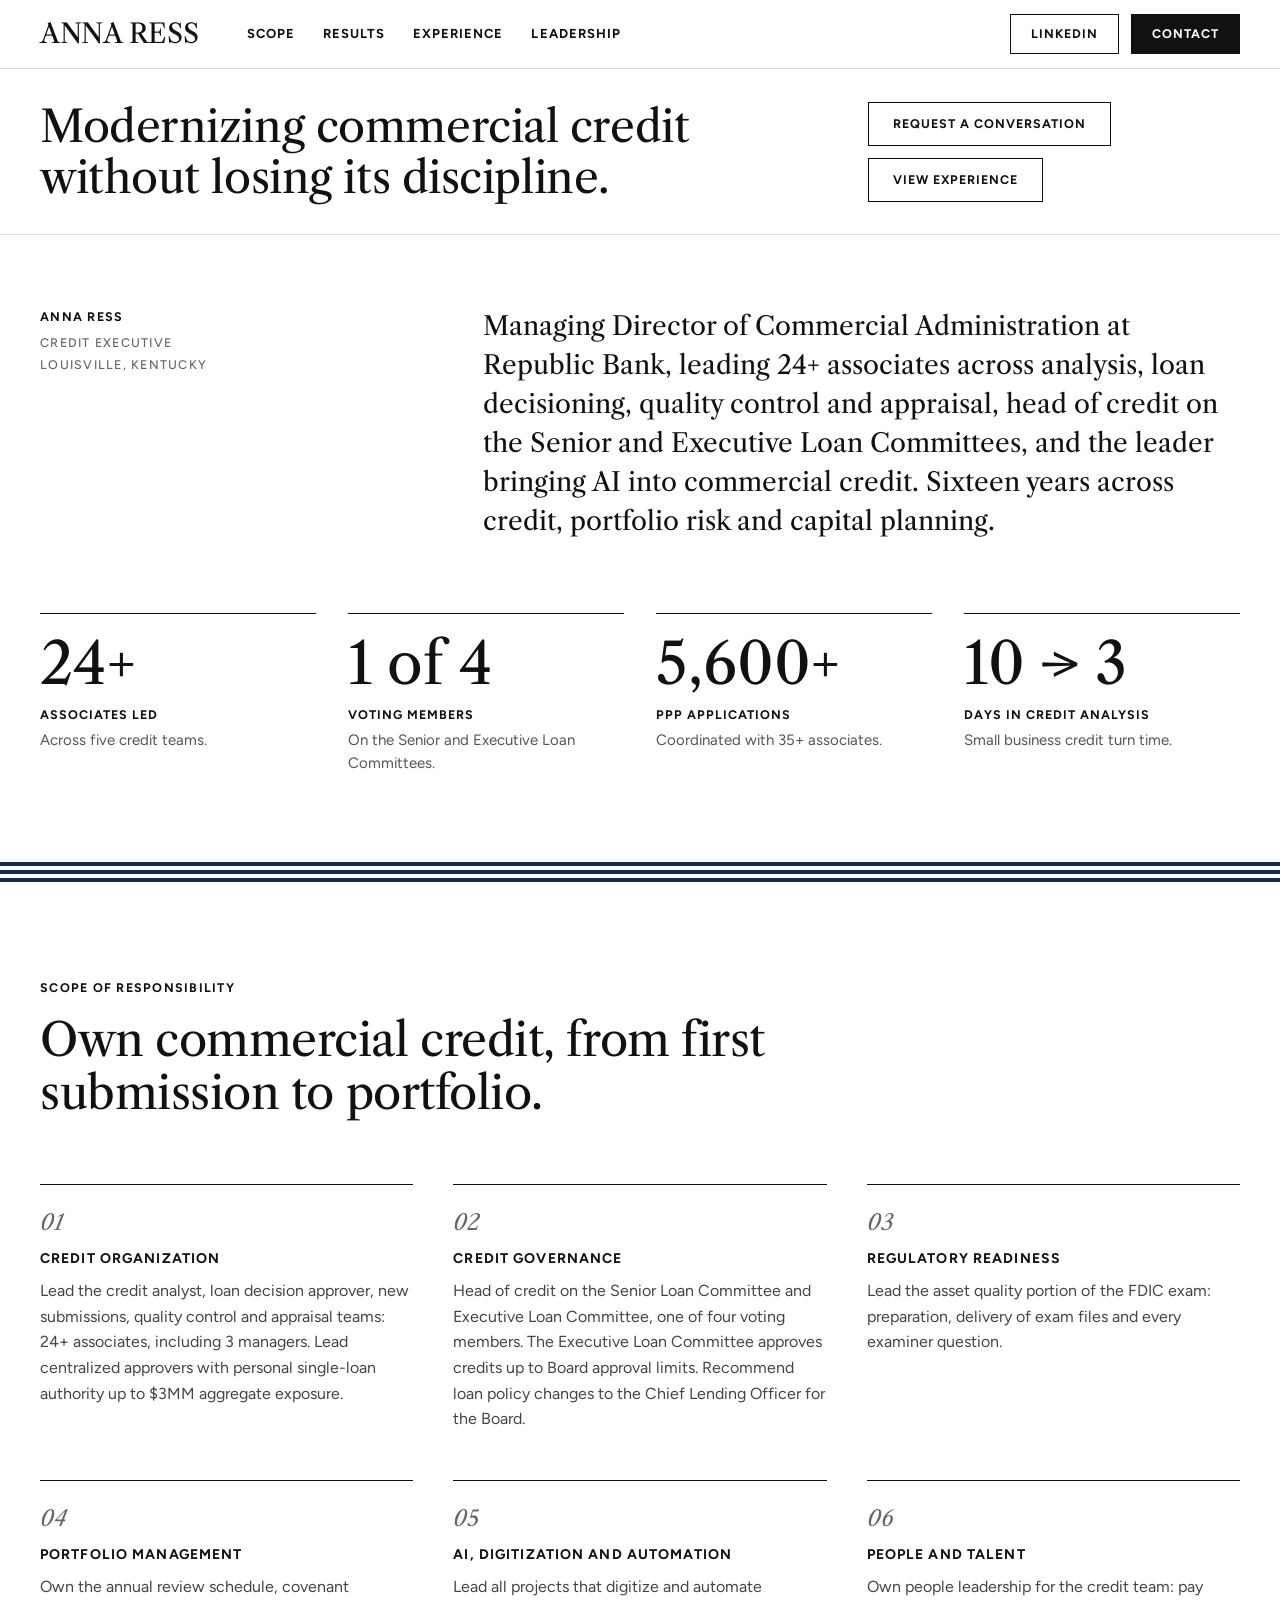
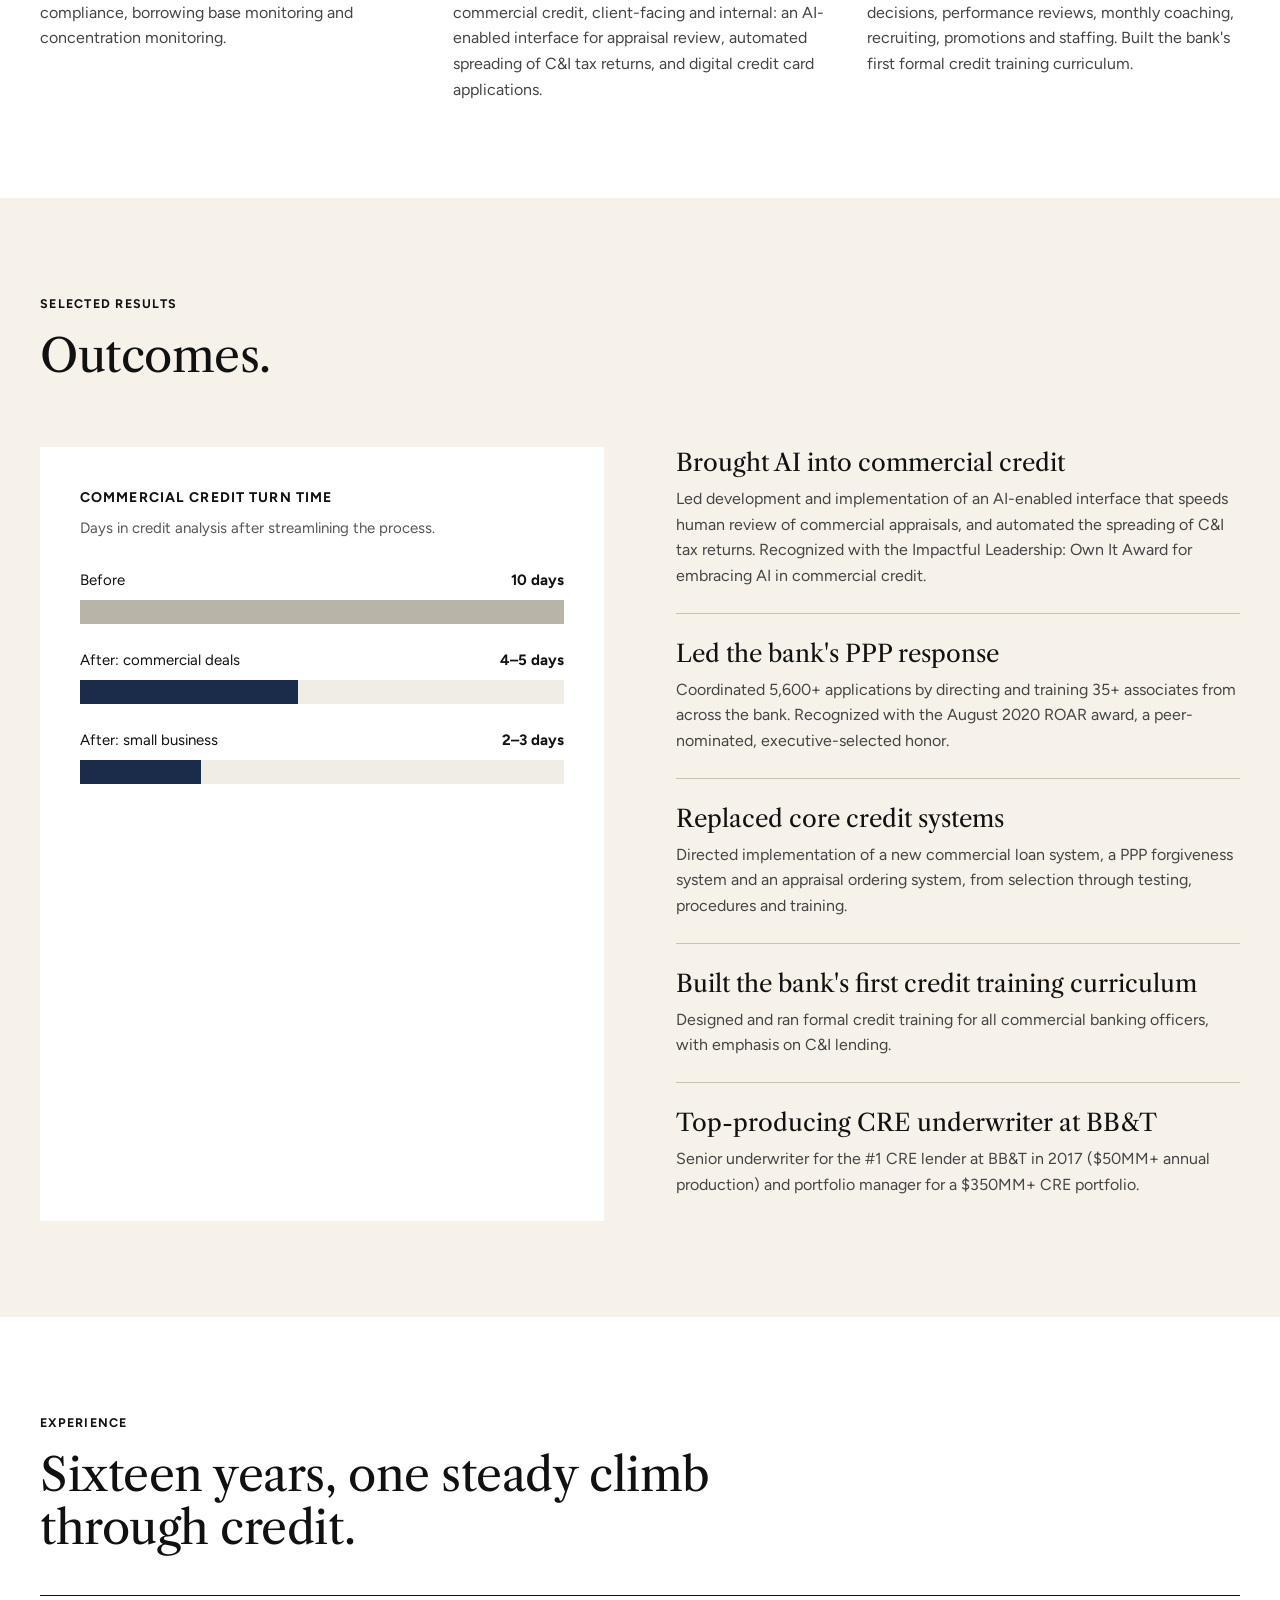
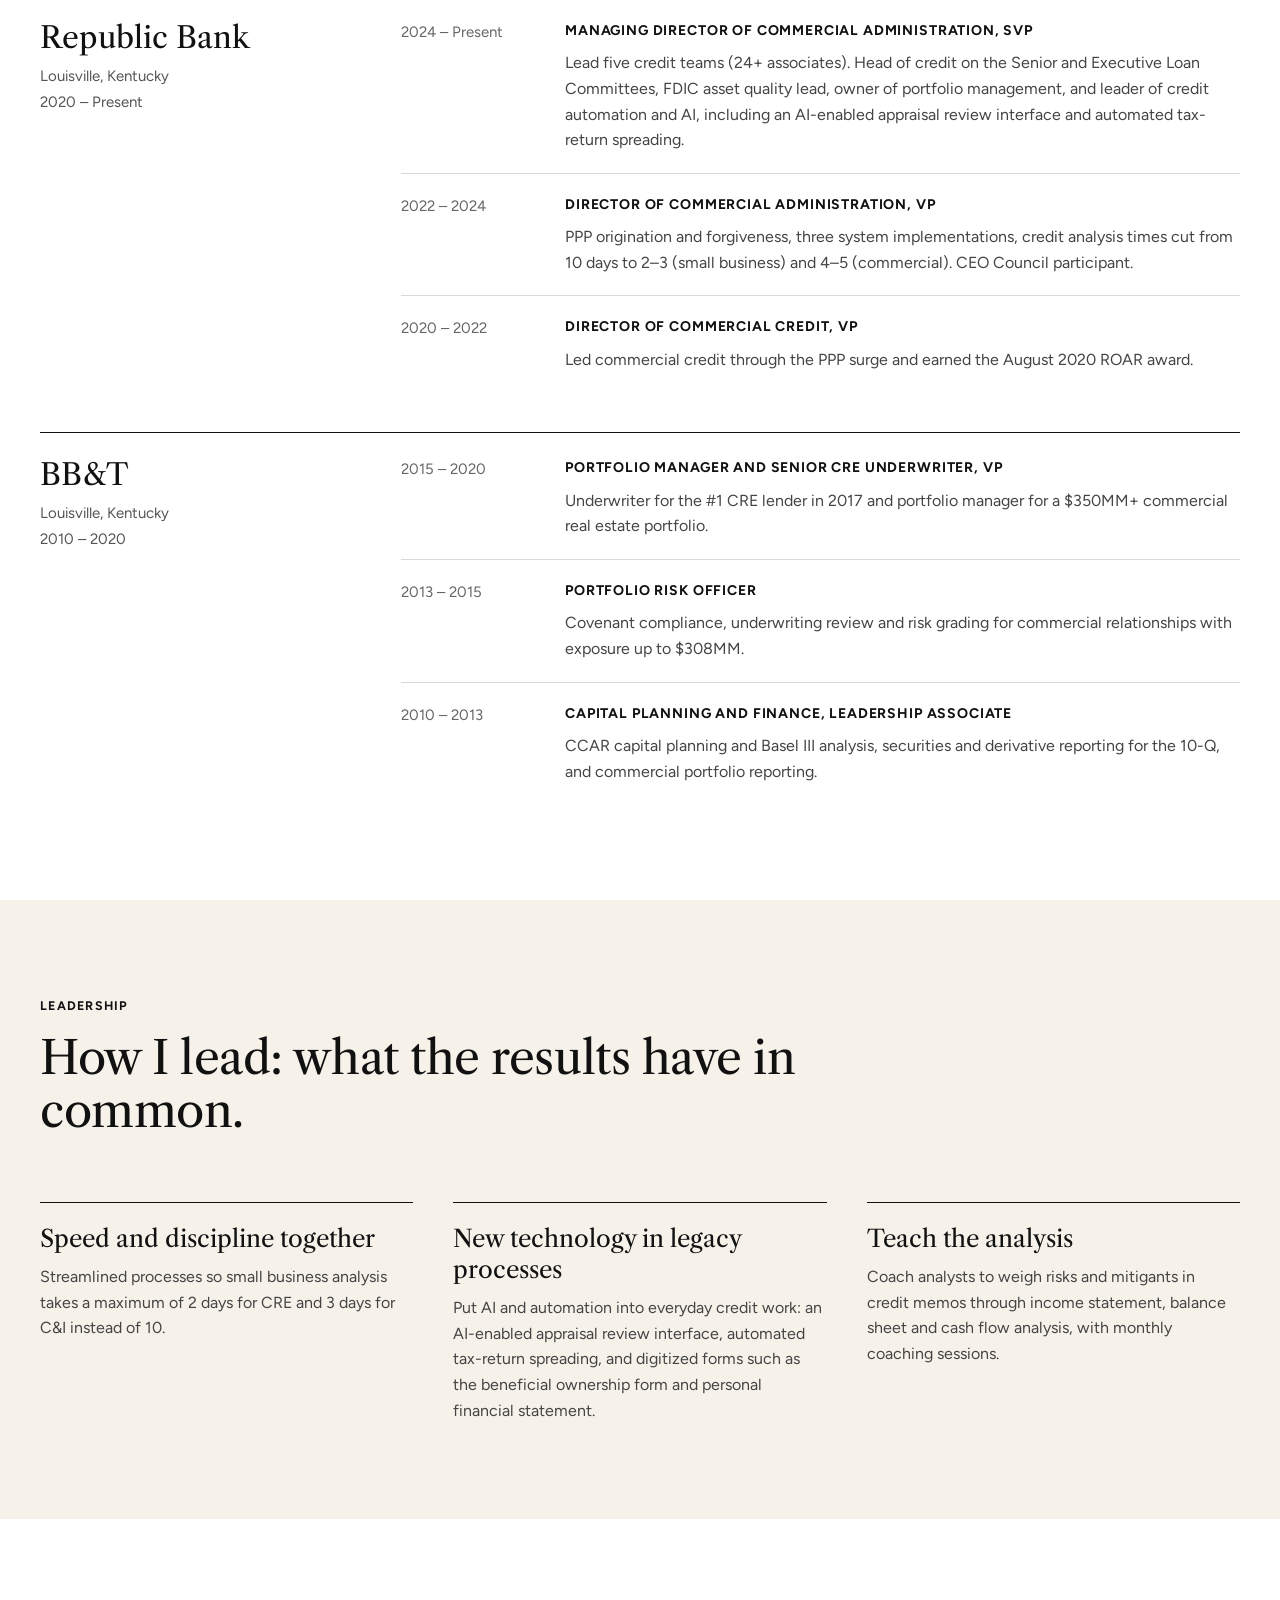
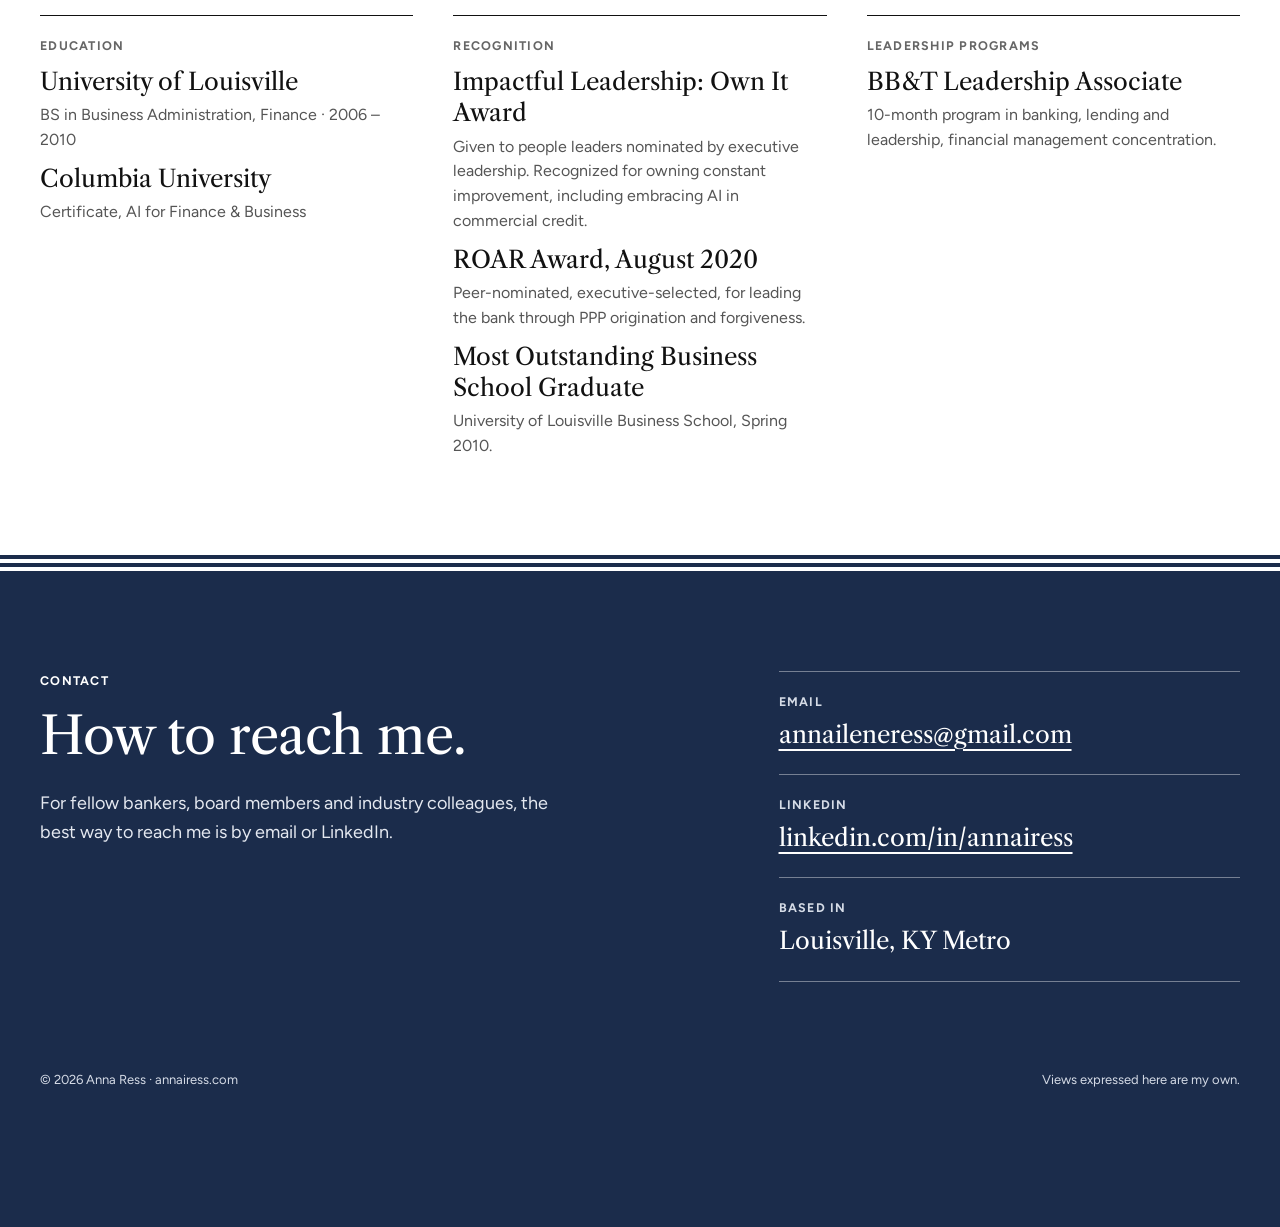
<file: index.html>
<!doctype html>
<html lang="en">
<head>
<meta charset="utf-8">
<meta name="viewport" content="width=device-width, initial-scale=1">
<title>Anna Ress | Credit Executive</title>
<meta name="description" content="Managing Director of Commercial Administration at Republic Bank in Louisville, KY. Sixteen years in commercial credit, portfolio risk and AI-enabled credit automation.">
<meta property="og:type" content="website">
<meta property="og:title" content="Anna Ress | Credit Executive">
<meta property="og:description" content="Modernizing commercial credit without losing its discipline.">
<meta property="og:url" content="https://annairess.com/">
<link rel="icon" type="image/svg+xml" href="data:image/svg+xml,%3Csvg xmlns='http://www.w3.org/2000/svg' viewBox='0 0 64 64'%3E%3Crect width='64' height='64' fill='%23FFFFFF'/%3E%3Ctext x='32' y='42' font-family='Georgia, serif' font-size='26' fill='%231B2C4B' text-anchor='middle'%3EAR%3C/text%3E%3C/svg%3E">
<link rel="preconnect" href="https://fonts.googleapis.com">
<link rel="preconnect" href="https://fonts.gstatic.com" crossorigin>
<link href="https://fonts.googleapis.com/css2?family=Figtree:wght@400;500;600;700&amp;family=Libre+Caslon+Text:ital,wght@0,400;0,700;1,400&amp;display=swap" rel="stylesheet">
<link rel="stylesheet" href="css/styles.css">
</head>
<body>

<!-- NAV -->
<header id="top" class="site-header">
  <div class="container header-inner">
    <div class="header-left">
      <a href="#top" class="wordmark">ANNA RESS</a>
      <nav class="primary-nav" aria-label="Primary">
        <a class="navlink" href="#scope">Scope</a>
        <a class="navlink" href="#results">Results</a>
        <a class="navlink" href="#experience">Experience</a>
        <a class="navlink" href="#leadership">Leadership</a>
      </nav>
    </div>
    <div class="header-right">
      <a href="https://www.linkedin.com/in/annairess" class="btn-header btn-header-outline">LinkedIn</a>
      <a href="#contact" class="btn-header btn-header-solid">Contact</a>
    </div>
  </div>
</header>

<main id="main">

  <!-- STATEMENT BAND -->
  <section class="statement">
    <div class="container statement-inner">
      <h1>Modernizing commercial credit without losing its discipline.</h1>
      <div class="statement-actions">
        <a href="#contact" class="btn-lg">Request a conversation</a>
        <a href="#experience" class="btn-lg">View experience</a>
      </div>
    </div>
  </section>

  <!-- TODO: full-width photo band goes here once a professional photo (assets/portrait.jpg) is available.
  <section class="photo-band" aria-label="Portrait">
    <img src="assets/portrait.jpg" alt="Anna Ress" class="photo-band-img">
  </section>
  -->

  <!-- INTRO -->
  <section class="intro">
    <div class="container intro-inner">
      <div class="intro-meta">
        <div class="intro-name">Anna Ress</div>
        <div class="intro-title">Credit Executive</div>
        <div class="intro-location">Louisville, Kentucky</div>
      </div>
      <p class="intro-copy">Managing Director of Commercial Administration at Republic Bank, leading 24+ associates across analysis, loan decisioning, quality control and appraisal, head of credit on the Senior and Executive Loan Committees, and the leader bringing AI into commercial credit. Sixteen years across credit, portfolio risk and capital planning.</p>
    </div>
  </section>

  <!-- STATS -->
  <section class="stats" aria-label="Career at a glance">
    <div class="container stats-grid">
      <div class="stat">
        <div class="stat-number">24+</div>
        <div class="stat-label">Associates led</div>
        <div class="stat-copy">Across five credit teams.</div>
      </div>
      <div class="stat">
        <div class="stat-number">1 of 4</div>
        <div class="stat-label">Voting members</div>
        <div class="stat-copy">On the Senior and Executive Loan Committees.</div>
      </div>
      <div class="stat">
        <div class="stat-number">5,600+</div>
        <div class="stat-label">PPP applications</div>
        <div class="stat-copy">Coordinated with 35+ associates.</div>
      </div>
      <div class="stat">
        <div class="stat-number">10 &rarr; 3</div>
        <div class="stat-label">Days in credit analysis</div>
        <div class="stat-copy">Small business credit turn time.</div>
      </div>
    </div>
  </section>

  <div class="stripe-band" aria-hidden="true"></div>

  <!-- SCOPE -->
  <section id="scope" class="section">
    <div class="container">
      <div class="eyebrow">Scope of responsibility</div>
      <h2 class="section-heading">Own commercial credit, from first submission to portfolio.</h2>
      <div class="scope-grid">
        <div class="scope-card">
          <div class="scope-index">01</div>
          <h3>Credit organization</h3>
          <p>Lead the credit analyst, loan decision approver, new submissions, quality control and appraisal teams: 24+ associates, including 3 managers. Lead centralized approvers with personal single-loan authority up to $3MM aggregate exposure.</p>
        </div>
        <div class="scope-card">
          <div class="scope-index">02</div>
          <h3>Credit governance</h3>
          <p>Head of credit on the Senior Loan Committee and Executive Loan Committee, one of four voting members. The Executive Loan Committee approves credits up to Board approval limits. Recommend loan policy changes to the Chief Lending Officer for the Board.</p>
        </div>
        <div class="scope-card">
          <div class="scope-index">03</div>
          <h3>Regulatory readiness</h3>
          <p>Lead the asset quality portion of the FDIC exam: preparation, delivery of exam files and every examiner question.</p>
        </div>
        <div class="scope-card">
          <div class="scope-index">04</div>
          <h3>Portfolio management</h3>
          <p>Own the annual review schedule, covenant compliance, borrowing base monitoring and concentration monitoring.</p>
        </div>
        <div class="scope-card">
          <div class="scope-index">05</div>
          <h3>AI, digitization and automation</h3>
          <p>Lead all projects that digitize and automate commercial credit, client-facing and internal: an AI-enabled interface for appraisal review, automated spreading of C&amp;I tax returns, and digital credit card applications.</p>
        </div>
        <div class="scope-card">
          <div class="scope-index">06</div>
          <h3>People and talent</h3>
          <p>Own people leadership for the credit team: pay decisions, performance reviews, monthly coaching, recruiting, promotions and staffing. Built the bank's first formal credit training curriculum.</p>
        </div>
      </div>
    </div>
  </section>

  <!-- RESULTS -->
  <section id="results" class="section section-cream">
    <div class="container">
      <div class="eyebrow">Selected results</div>
      <h2 class="section-heading">Outcomes.</h2>
      <div class="results-grid">
        <div class="turn-time-card">
          <h3 class="turn-time-title">Commercial credit turn time</h3>
          <p class="turn-time-copy">Days in credit analysis after streamlining the process.</p>
          <div class="bars">
            <div class="bar-row">
              <div class="bar-labels"><span>Before</span><span class="bar-value">10 days</span></div>
              <div class="bar-track"><div class="bar-fill bar-fill-before" style="width:100%"></div></div>
            </div>
            <div class="bar-row">
              <div class="bar-labels"><span>After: commercial deals</span><span class="bar-value">4&ndash;5 days</span></div>
              <div class="bar-track"><div class="bar-fill bar-fill-after" style="width:45%"></div></div>
            </div>
            <div class="bar-row">
              <div class="bar-labels"><span>After: small business</span><span class="bar-value">2&ndash;3 days</span></div>
              <div class="bar-track"><div class="bar-fill bar-fill-after" style="width:25%"></div></div>
            </div>
          </div>
        </div>
        <div class="results-list">
          <div class="results-item">
            <h3>Brought AI into commercial credit</h3>
            <p>Led development and implementation of an AI-enabled interface that speeds human review of commercial appraisals, and automated the spreading of C&amp;I tax returns. Recognized with the Impactful Leadership: Own It Award for embracing AI in commercial credit.</p>
          </div>
          <div class="results-item">
            <h3>Led the bank's PPP response</h3>
            <p>Coordinated 5,600+ applications by directing and training 35+ associates from across the bank. Recognized with the August 2020 ROAR award, a peer-nominated, executive-selected honor.</p>
          </div>
          <div class="results-item">
            <h3>Replaced core credit systems</h3>
            <p>Directed implementation of a new commercial loan system, a PPP forgiveness system and an appraisal ordering system, from selection through testing, procedures and training.</p>
          </div>
          <div class="results-item">
            <h3>Built the bank's first credit training curriculum</h3>
            <p>Designed and ran formal credit training for all commercial banking officers, with emphasis on C&amp;I lending.</p>
          </div>
          <div class="results-item results-item-last">
            <h3>Top-producing CRE underwriter at BB&amp;T</h3>
            <p>Senior underwriter for the #1 CRE lender at BB&amp;T in 2017 ($50MM+ annual production) and portfolio manager for a $350MM+ CRE portfolio.</p>
          </div>
        </div>
      </div>
    </div>
  </section>

  <!-- EXPERIENCE -->
  <section id="experience" class="section">
    <div class="container">
      <div class="eyebrow">Experience</div>
      <h2 class="section-heading">Sixteen years, one steady climb through credit.</h2>

      <div class="job">
        <div class="job-company">
          <h3>Republic Bank</h3>
          <div class="job-location">Louisville, Kentucky</div>
          <div class="job-years">2020 &ndash; Present</div>
          <!-- TODO: add bank asset size here -->
        </div>
        <div class="job-roles">
          <div class="role">
            <div class="role-years">2024 &ndash; Present</div>
            <div class="role-body">
              <h4>Managing Director of Commercial Administration, SVP</h4>
              <p>Lead five credit teams (24+ associates). Head of credit on the Senior and Executive Loan Committees, FDIC asset quality lead, owner of portfolio management, and leader of credit automation and AI, including an AI-enabled appraisal review interface and automated tax-return spreading.</p>
            </div>
          </div>
          <div class="role">
            <div class="role-years">2022 &ndash; 2024</div>
            <div class="role-body">
              <h4>Director of Commercial Administration, VP</h4>
              <p>PPP origination and forgiveness, three system implementations, credit analysis times cut from 10 days to 2&ndash;3 (small business) and 4&ndash;5 (commercial). CEO Council participant.</p>
            </div>
          </div>
          <div class="role">
            <div class="role-years">2020 &ndash; 2022</div>
            <div class="role-body">
              <h4>Director of Commercial Credit, VP</h4>
              <p>Led commercial credit through the PPP surge and earned the August 2020 ROAR award.</p>
            </div>
          </div>
        </div>
      </div>

      <div class="job">
        <div class="job-company">
          <h3>BB&amp;T</h3>
          <div class="job-location">Louisville, Kentucky</div>
          <div class="job-years">2010 &ndash; 2020</div>
        </div>
        <div class="job-roles">
          <div class="role">
            <div class="role-years">2015 &ndash; 2020</div>
            <div class="role-body">
              <h4>Portfolio Manager and Senior CRE Underwriter, VP</h4>
              <p>Underwriter for the #1 CRE lender in 2017 and portfolio manager for a $350MM+ commercial real estate portfolio.</p>
            </div>
          </div>
          <div class="role">
            <div class="role-years">2013 &ndash; 2015</div>
            <div class="role-body">
              <h4>Portfolio Risk Officer</h4>
              <p>Covenant compliance, underwriting review and risk grading for commercial relationships with exposure up to $308MM.</p>
            </div>
          </div>
          <div class="role">
            <div class="role-years">2010 &ndash; 2013</div>
            <div class="role-body">
              <h4>Capital Planning and Finance, Leadership Associate</h4>
              <p>CCAR capital planning and Basel III analysis, securities and derivative reporting for the 10-Q, and commercial portfolio reporting.</p>
            </div>
          </div>
        </div>
      </div>
    </div>
  </section>

  <!-- LEADERSHIP -->
  <section id="leadership" class="section section-cream">
    <div class="container">
      <div class="eyebrow">Leadership</div>
      <h2 class="section-heading">How I lead: what the results have in common.</h2>
      <div class="leadership-grid">
        <div class="leadership-card">
          <h3>Speed and discipline together</h3>
          <p>Streamlined processes so small business analysis takes a maximum of 2 days for CRE and 3 days for C&amp;I instead of 10.</p>
        </div>
        <div class="leadership-card">
          <h3>New technology in legacy processes</h3>
          <p>Put AI and automation into everyday credit work: an AI-enabled appraisal review interface, automated tax-return spreading, and digitized forms such as the beneficial ownership form and personal financial statement.</p>
        </div>
        <div class="leadership-card">
          <h3>Teach the analysis</h3>
          <p>Coach analysts to weigh risks and mitigants in credit memos through income statement, balance sheet and cash flow analysis, with monthly coaching sessions.</p>
        </div>
      </div>
    </div>
  </section>

  <!-- EDUCATION AND RECOGNITION -->
  <section class="section edu-recognition" aria-label="Education and recognition">
    <div class="container edu-grid">
      <div class="edu-card">
        <div class="eyebrow eyebrow-muted">Education</div>
        <h3>University of Louisville</h3>
        <p>BS in Business Administration, Finance &middot; 2006 &ndash; 2010</p>
        <h3 class="edu-card-second">Columbia University</h3>
        <p>Certificate, AI for Finance &amp; Business</p>
      </div>
      <div class="edu-card">
        <div class="eyebrow eyebrow-muted">Recognition</div>
        <h3>Impactful Leadership: Own It Award</h3>
        <p>Given to people leaders nominated by executive leadership. Recognized for owning constant improvement, including embracing AI in commercial credit.</p>
        <h3 class="edu-card-second">ROAR Award, August 2020</h3>
        <p>Peer-nominated, executive-selected, for leading the bank through PPP origination and forgiveness.</p>
        <h3 class="edu-card-second">Most Outstanding Business School Graduate</h3>
        <p>University of Louisville Business School, Spring 2010.</p>
      </div>
      <div class="edu-card">
        <div class="eyebrow eyebrow-muted">Leadership programs</div>
        <h3>BB&amp;T Leadership Associate</h3>
        <p>10-month program in banking, lending and leadership, financial management concentration.</p>
      </div>
    </div>
  </section>

  <div class="stripe-band" aria-hidden="true"></div>

  <!-- CONTACT -->
  <section id="contact" class="section section-contact">
    <div class="container">
      <div class="contact-grid">
        <div class="contact-copy">
          <div class="eyebrow eyebrow-light">Contact</div>
          <h2 class="section-heading contact-heading">How to reach me.</h2>
          <p class="contact-lede">For fellow bankers, board members and industry colleagues, the best way to reach me is by email or LinkedIn.</p>
          <!-- TODO: add "Download résumé (PDF)" button here once assets/Anna-Ress-Resume.pdf is ready
          <div class="contact-actions">
            <a href="assets/Anna-Ress-Resume.pdf" class="btn-resume" target="_blank" rel="noopener">Download r&eacute;sum&eacute; (PDF)</a>
          </div>
          -->
        </div>
        <div class="contact-details">
          <div class="contact-row">
            <div class="contact-row-label">Email</div>
            <a href="mailto:annaileneress@gmail.com" class="contact-row-value">annaileneress@gmail.com</a>
          </div>
          <div class="contact-row">
            <div class="contact-row-label">LinkedIn</div>
            <a href="https://www.linkedin.com/in/annairess" class="contact-row-value">linkedin.com/in/annairess</a>
          </div>
          <div class="contact-row contact-row-bordered">
            <div class="contact-row-label">Based in</div>
            <div class="contact-row-value contact-row-static">Louisville, KY Metro</div>
          </div>
        </div>
      </div>
      <div class="contact-footer">
        <span>&copy; 2026 Anna Ress &middot; annairess.com</span>
        <span>Views expressed here are my own.</span>
      </div>
    </div>
  </section>

</main>

</body>
</html>
</file>
<file: css/styles.css>
:root {
  --accent: #1B2C4B;
  --ink: #111111;
  --cream: #F6F2EA;
  --rule: #D9D9D9;
  --muted: #666666;
  --muted-copy: #444444;
  --muted-light: #555555;
  --white: #FFFFFF;
  --max-width: 1280px;
  --side-padding: 20px;
  --header-height: 60px;
}

@media (min-width: 480px) {
  :root { --side-padding: 28px; }
}

@media (min-width: 768px) {
  :root { --side-padding: 40px; }
}

@media (min-width: 1100px) {
  :root { --header-height: 68px; }
}

*, *::before, *::after {
  box-sizing: border-box;
}

html {
  scroll-behavior: smooth;
  scroll-padding-top: calc(var(--header-height) + 12px);
}

@media (prefers-reduced-motion: reduce) {
  html { scroll-behavior: auto; }
}

body {
  margin: 0;
  background: var(--white);
  color: var(--ink);
  font-family: 'Figtree', sans-serif;
  font-size: 17px;
  line-height: 1.6;
  overflow-x: hidden;
}

h1, h2, h3, h4 {
  margin: 0;
  font-family: 'Libre Caslon Text', serif;
  font-weight: 400;
  color: var(--ink);
}

p { margin: 0; }

a { color: inherit; }

img { max-width: 100%; display: block; }

.container {
  max-width: var(--max-width);
  margin: 0 auto;
  padding-left: var(--side-padding);
  padding-right: var(--side-padding);
  box-sizing: border-box;
}

a:focus-visible, button:focus-visible {
  outline: 3px solid var(--accent);
  outline-offset: 3px;
}

#contact a:focus-visible {
  outline-color: #FFFFFF;
}

.navlink:hover {
  text-decoration: underline !important;
  text-underline-offset: 6px;
}

/* Header */
.site-header {
  position: sticky;
  top: 0;
  z-index: 10;
  background: var(--white);
  border-bottom: 1px solid var(--rule);
}

.header-inner {
  min-height: var(--header-height);
  display: flex;
  align-items: center;
  justify-content: space-between;
  gap: 16px;
}

.header-left {
  display: flex;
  align-items: center;
  gap: 32px;
  min-width: 0;
}

@media (min-width: 1100px) {
  .header-left { gap: 48px; }
}

.wordmark {
  font-family: 'Libre Caslon Text', serif;
  font-size: 22px;
  letter-spacing: -0.01em;
  color: var(--ink);
  text-decoration: none;
  white-space: nowrap;
}

@media (min-width: 1100px) {
  .wordmark { font-size: 27px; }
}

.primary-nav {
  display: none;
  align-items: center;
  gap: 28px;
}

@media (min-width: 900px) {
  .primary-nav { display: flex; }
}

.navlink {
  font-size: 13px;
  font-weight: 700;
  letter-spacing: 0.08em;
  text-transform: uppercase;
  color: var(--ink);
  text-decoration: none;
}

.header-right {
  display: flex;
  align-items: center;
  gap: 10px;
  flex-shrink: 0;
}

@media (min-width: 1100px) {
  .header-right { gap: 12px; }
}

/* Header buttons */
.btn-header {
  display: inline-flex;
  align-items: center;
  min-height: 36px;
  padding: 0 14px;
  box-sizing: border-box;
  font-size: 11.5px;
  font-weight: 700;
  letter-spacing: 0.08em;
  text-transform: uppercase;
  text-decoration: none;
  border: 1px solid var(--ink);
  white-space: nowrap;
}

@media (min-width: 1100px) {
  .btn-header {
    min-height: 40px;
    padding: 0 20px;
    font-size: 12.5px;
  }
}

.btn-header-outline {
  color: var(--ink);
  background: var(--white);
}

.btn-header-solid {
  color: var(--white);
  background: var(--ink);
}

/* Statement band */
.statement {
  background: var(--white);
  border-bottom: 1px solid var(--rule);
}

.statement-inner {
  padding-top: 28px;
  padding-bottom: 28px;
  display: flex;
  flex-direction: column;
  gap: 20px;
}

@media (min-width: 1100px) {
  .statement-inner {
    padding-top: 32px;
    padding-bottom: 32px;
    flex-direction: row;
    align-items: center;
    justify-content: space-between;
    column-gap: 48px;
  }
}

.statement h1 {
  max-width: 780px;
  font-size: clamp(28px, 6vw, 44px);
  line-height: 1.15;
  letter-spacing: -0.01em;
}

.statement-actions {
  display: flex;
  flex-wrap: wrap;
  gap: 12px;
}

.btn-lg {
  display: inline-flex;
  align-items: center;
  justify-content: center;
  min-height: 44px;
  padding: 0 24px;
  box-sizing: border-box;
  font-size: 12.5px;
  font-weight: 700;
  letter-spacing: 0.08em;
  text-transform: uppercase;
  color: var(--ink);
  background: var(--white);
  border: 1px solid var(--ink);
  text-decoration: none;
  white-space: nowrap;
}

/* Photo band */
.photo-band {
  height: 260px;
  box-sizing: border-box;
  background: #E8E2D6;
  overflow: hidden;
}

@media (min-width: 480px) {
  .photo-band { height: 340px; }
}

@media (min-width: 768px) {
  .photo-band { height: 440px; }
}

@media (min-width: 1100px) {
  .photo-band { height: 560px; }
}

.photo-band-img {
  width: 100%;
  height: 100%;
  object-fit: cover;
}

/* Intro */
.intro-inner {
  padding-top: 48px;
  padding-bottom: 48px;
  display: grid;
  grid-template-columns: 1fr;
  gap: 20px;
}

@media (min-width: 768px) {
  .intro-inner {
    padding-top: 64px;
    padding-bottom: 64px;
  }
}

@media (min-width: 1100px) {
  .intro-inner {
    grid-template-columns: minmax(0, 0.8fr) minmax(0, 1.6fr);
    column-gap: 64px;
    align-items: start;
    padding-top: 72px;
    padding-bottom: 72px;
  }
}

.intro-name {
  font-size: 12.5px;
  font-weight: 700;
  letter-spacing: 0.1em;
  text-transform: uppercase;
  color: var(--ink);
}

.intro-title,
.intro-location {
  margin-top: 6px;
  font-size: 12.5px;
  font-weight: 500;
  letter-spacing: 0.1em;
  text-transform: uppercase;
  color: var(--muted);
}

.intro-location { margin-top: 2px; }

.intro-copy {
  max-width: 760px;
  font-family: 'Libre Caslon Text', serif;
  font-size: clamp(19px, 3.4vw, 26px);
  line-height: 1.5;
  color: var(--ink);
}

/* Stats */
.stats-grid {
  padding-bottom: 48px;
  display: grid;
  grid-template-columns: 1fr;
  gap: 28px 24px;
}

@media (min-width: 480px) {
  .stats-grid { grid-template-columns: repeat(2, minmax(0, 1fr)); }
}

@media (min-width: 1100px) {
  .stats-grid {
    grid-template-columns: repeat(4, minmax(0, 1fr));
    column-gap: 32px;
    padding-bottom: 88px;
  }
}

.stat {
  border-top: 1px solid var(--ink);
  padding-top: 20px;
}

.stat-number {
  font-family: 'Libre Caslon Text', serif;
  font-size: clamp(34px, 7vw, 58px);
  line-height: 1.05;
  color: var(--ink);
}

.stat-label {
  margin-top: 10px;
  font-size: 12.5px;
  font-weight: 700;
  letter-spacing: 0.08em;
  text-transform: uppercase;
  color: var(--ink);
}

.stat-copy {
  margin-top: 4px;
  font-size: 15px;
  line-height: 1.5;
  color: var(--muted-light);
}

/* Stripe band */
.stripe-band {
  height: 20px;
  background: repeating-linear-gradient(180deg, var(--accent) 0px, var(--accent) 4px, var(--white) 4px, var(--white) 8px);
}

/* Section shared */
.section {
  padding: 56px 0;
}

@media (min-width: 1100px) {
  .section { padding: 96px 0; }
}

.section-cream {
  background: var(--cream);
}

.eyebrow {
  font-size: 12.5px;
  font-weight: 700;
  letter-spacing: 0.1em;
  text-transform: uppercase;
  color: var(--ink);
}

.eyebrow-muted { color: var(--muted); }
.eyebrow-light { color: var(--white); }

.section-heading {
  margin-top: 16px;
  max-width: 800px;
  font-size: clamp(27px, 5vw, 46px);
  line-height: 1.15;
  letter-spacing: -0.01em;
}

/* Scope */
.scope-grid {
  margin-top: 36px;
  display: grid;
  grid-template-columns: 1fr;
  gap: 32px;
}

@media (min-width: 768px) {
  .scope-grid { grid-template-columns: repeat(2, minmax(0, 1fr)); }
}

@media (min-width: 1100px) {
  .scope-grid {
    grid-template-columns: repeat(3, minmax(0, 1fr));
    column-gap: 40px;
    row-gap: 48px;
    margin-top: 64px;
  }
}

.scope-card {
  border-top: 1px solid var(--ink);
  padding-top: 20px;
}

.scope-index {
  font-family: 'Libre Caslon Text', serif;
  font-style: italic;
  font-size: 22px;
  color: var(--muted);
}

.scope-card h3 {
  margin-top: 10px;
  font-family: 'Figtree', sans-serif;
  font-size: 14px;
  line-height: 1.3;
  font-weight: 700;
  letter-spacing: 0.08em;
  text-transform: uppercase;
  color: var(--ink);
}

.scope-card p {
  margin-top: 10px;
  font-size: 16px;
  line-height: 1.6;
  color: var(--muted-copy);
}

/* Results */
.results-grid {
  margin-top: 36px;
  display: grid;
  grid-template-columns: 1fr;
  gap: 32px;
}

@media (min-width: 768px) {
  .results-grid {
    grid-template-columns: minmax(0, 1fr) minmax(0, 1fr);
    column-gap: 48px;
  }
}

@media (min-width: 1100px) {
  .results-grid {
    column-gap: 72px;
    margin-top: 64px;
  }
}

.turn-time-card {
  background: var(--white);
  padding: 28px;
}

@media (min-width: 1100px) {
  .turn-time-card { padding: 40px; }
}

.turn-time-title {
  font-family: 'Figtree', sans-serif;
  font-size: 14px;
  font-weight: 700;
  letter-spacing: 0.08em;
  text-transform: uppercase;
  color: var(--ink);
}

.turn-time-copy {
  margin-top: 8px;
  font-size: 15px;
  line-height: 1.5;
  color: var(--muted-light);
}

.bars {
  margin-top: 28px;
  display: flex;
  flex-direction: column;
  gap: 24px;
}

.bar-labels {
  display: flex;
  justify-content: space-between;
  font-size: 15px;
  color: var(--ink);
}

.bar-value { font-weight: 700; }

.bar-track {
  margin-top: 8px;
  height: 24px;
  background: #F0EDE6;
}

.bar-fill { height: 24px; }
.bar-fill-before { background: #B9B4A8; }
.bar-fill-after { background: var(--accent); }

.results-list {
  display: flex;
  flex-direction: column;
}

.results-item {
  padding: 0 0 24px;
  border-bottom: 1px solid #C9C3B5;
}

.results-item + .results-item {
  padding-top: 24px;
}

.results-item-last { border-bottom: none; }

.results-item h3 {
  font-size: clamp(20px, 3vw, 24px);
  line-height: 1.3;
}

.results-item p {
  margin-top: 8px;
  font-size: 16px;
  line-height: 1.6;
  color: var(--muted-copy);
}

/* Experience */
.job {
  margin-top: 40px;
  padding-top: 24px;
  border-top: 1px solid var(--ink);
  display: grid;
  grid-template-columns: 1fr;
  gap: 24px;
}

@media (min-width: 1100px) {
  .job {
    grid-template-columns: minmax(0, 0.8fr) minmax(0, 2.2fr);
    column-gap: 56px;
  }
}

.job-company h3 {
  font-size: clamp(23px, 3.5vw, 30px);
  line-height: 1.2;
}

.job-location, .job-years {
  margin-top: 8px;
  font-size: 15px;
  color: var(--muted-light);
}

.job-years { margin-top: 2px; }

.job-roles {
  display: flex;
  flex-direction: column;
}

.role {
  display: grid;
  grid-template-columns: 1fr;
  gap: 6px;
  padding: 20px 0;
  border-top: 1px solid var(--rule);
}

.role:first-child {
  padding-top: 0;
  border-top: none;
}

@media (min-width: 1100px) {
  .role {
    grid-template-columns: 140px minmax(0, 1fr);
    column-gap: 24px;
  }
}

.role-years {
  font-size: 15px;
  color: var(--muted);
}

.role-body h4 {
  font-family: 'Figtree', sans-serif;
  font-size: 14px;
  font-weight: 700;
  letter-spacing: 0.06em;
  text-transform: uppercase;
  color: var(--ink);
}

.role-body p {
  margin-top: 8px;
  font-size: 16px;
  line-height: 1.6;
  color: var(--muted-copy);
}

/* Leadership */
.leadership-grid {
  margin-top: 36px;
  display: grid;
  grid-template-columns: 1fr;
  gap: 32px;
}

@media (min-width: 768px) {
  .leadership-grid { grid-template-columns: repeat(2, minmax(0, 1fr)); }
}

@media (min-width: 1100px) {
  .leadership-grid {
    grid-template-columns: repeat(3, minmax(0, 1fr));
    column-gap: 40px;
    margin-top: 64px;
  }
}

.leadership-card {
  border-top: 1px solid var(--ink);
  padding-top: 20px;
}

.leadership-card h3 {
  font-size: clamp(20px, 3vw, 24px);
  line-height: 1.3;
}

.leadership-card p {
  margin-top: 10px;
  font-size: 16px;
  line-height: 1.6;
  color: var(--muted-copy);
}

/* Education / recognition */
.edu-grid {
  display: grid;
  grid-template-columns: 1fr;
  gap: 32px;
}

@media (min-width: 768px) {
  .edu-grid { grid-template-columns: repeat(2, minmax(0, 1fr)); }
}

@media (min-width: 1100px) {
  .edu-grid { grid-template-columns: repeat(3, minmax(0, 1fr)); column-gap: 40px; }
}

.edu-card {
  border-top: 1px solid var(--ink);
  padding-top: 20px;
}

.edu-card h3 {
  margin-top: 10px;
  font-size: clamp(20px, 3vw, 24px);
  line-height: 1.3;
}

.edu-card-second { margin-top: 24px; }

.edu-card p {
  margin-top: 6px;
  font-size: 16px;
  line-height: 1.55;
  color: var(--muted-light);
}

/* Contact */
.section-contact {
  background: var(--accent);
  color: var(--white);
}

.contact-grid {
  display: grid;
  grid-template-columns: 1fr;
  gap: 40px;
}

@media (min-width: 768px) {
  .contact-grid {
    grid-template-columns: minmax(0, 1.3fr) minmax(0, 0.9fr);
    column-gap: 72px;
  }
}

.contact-heading {
  color: var(--white);
  font-size: clamp(30px, 5vw, 52px);
  line-height: 1.12;
}

.contact-lede {
  margin-top: 24px;
  max-width: 520px;
  font-size: 18px;
  line-height: 1.6;
  color: #E4E8F0;
}

.contact-actions {
  margin-top: 32px;
}

.btn-resume {
  display: inline-flex;
  align-items: center;
  min-height: 48px;
  padding: 0 28px;
  box-sizing: border-box;
  font-size: 12.5px;
  font-weight: 700;
  letter-spacing: 0.08em;
  text-transform: uppercase;
  color: var(--white);
  border: 1px solid var(--white);
  text-decoration: none;
}

.contact-details {
  display: flex;
  flex-direction: column;
}

.contact-row {
  padding: 20px 0;
  border-top: 1px solid rgba(255, 255, 255, 0.4);
}

.contact-row-bordered {
  border-bottom: 1px solid rgba(255, 255, 255, 0.4);
}

.contact-row-label {
  font-size: 12.5px;
  font-weight: 700;
  letter-spacing: 0.1em;
  text-transform: uppercase;
  color: #D5DBE6;
}

.contact-row-value {
  display: inline-block;
  margin-top: 4px;
  font-family: 'Libre Caslon Text', serif;
  font-size: clamp(17px, 3vw, 24px);
  color: var(--white);
  text-decoration: underline;
  text-underline-offset: 6px;
}

.contact-row-static { text-decoration: none; }

.contact-footer {
  margin-top: 56px;
  padding-bottom: 40px;
  display: flex;
  flex-direction: column;
  gap: 8px;
  font-size: 13px;
  color: #D5DBE6;
}

@media (min-width: 1100px) {
  .contact-footer {
    margin-top: 88px;
    flex-direction: row;
    justify-content: space-between;
  }
}

/* --- 404 page support (shared classes) --- */
.skip-link {
  position: absolute;
  left: 8px;
  top: -100px;
  background: var(--accent);
  color: var(--white);
  padding: 12px 20px;
  font-size: 14px;
  font-weight: 700;
  text-decoration: none;
  z-index: 100;
  transition: top 0.15s ease;
}

.skip-link:focus { top: 8px; }

.btn {
  display: inline-flex;
  align-items: center;
  justify-content: center;
  min-height: 44px;
  padding: 0 20px;
  box-sizing: border-box;
  font-size: 12.5px;
  font-weight: 700;
  letter-spacing: 0.08em;
  text-transform: uppercase;
  text-decoration: none;
  white-space: nowrap;
  border: 1px solid var(--ink);
}

.btn-solid {
  color: var(--white);
  background: var(--ink);
}

.site-footer {
  background: var(--accent);
  color: #D5DBE6;
}

.footer-inner {
  padding: 32px 0;
  display: flex;
  flex-direction: column;
  gap: 8px;
  font-size: 13px;
}
</file>
